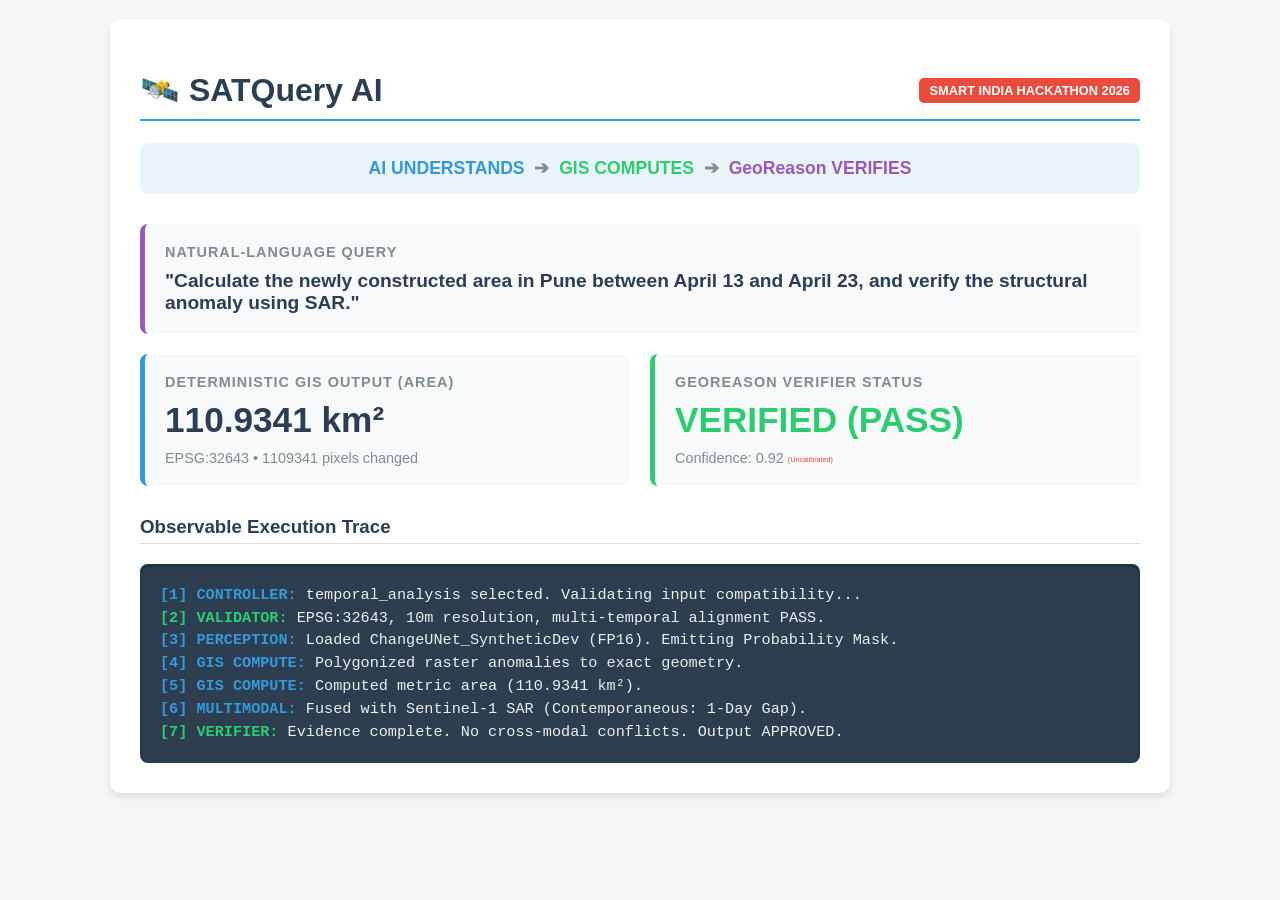
<file: sih_dashboard.html>
<!DOCTYPE html>
<html lang="en">
<head>
    <meta charset="UTF-8">
    <meta name="viewport" content="width=device-width, initial-scale=1.0">
    <title>SATQuery AI | SIH 2026</title>
    <style>
        body { font-family: -apple-system, BlinkMacSystemFont, "Segoe UI", Roboto, Helvetica, Arial, sans-serif; background-color: #f4f7f6; color: #333; margin: 0; padding: 20px; }
        .container { max-width: 1000px; margin: 0 auto; background: white; padding: 30px; border-radius: 10px; box-shadow: 0 4px 6px rgba(0,0,0,0.1); }
        h1 { color: #2c3e50; border-bottom: 2px solid #3498db; padding-bottom: 10px; display: flex; justify-content: space-between; align-items: center; }
        .badge { background: #e74c3c; color: white; padding: 5px 10px; border-radius: 5px; font-size: 0.4em; text-transform: uppercase; }
        .tagline { font-weight: bold; color: #7f8c8d; margin-bottom: 30px; font-size: 1.1em; padding: 15px; background: #e8f4f8; border-radius: 8px; text-align: center; }
        .grid { display: grid; grid-template-columns: 1fr 1fr; gap: 20px; }
        .card { background: #f8f9fa; padding: 20px; border-radius: 8px; border-left: 5px solid #3498db; }
        .card.verified { border-left-color: #2ecc71; }
        .metric-title { font-size: 0.9em; color: #7f8c8d; text-transform: uppercase; letter-spacing: 1px; font-weight: bold; }
        .metric-value { font-size: 2.2em; font-weight: bold; margin: 10px 0; color: #2c3e50; }
        .trace-box { background: #2c3e50; color: #ecf0f1; padding: 20px; border-radius: 8px; font-family: 'Courier New', Courier, monospace; font-size: 0.95em; line-height: 1.5; margin-top: 20px; box-shadow: inset 0 2px 4px rgba(0,0,0,0.3); }
        .highlight { color: #e74c3c; font-size: 0.5em; vertical-align: middle; }
        .step { color: #3498db; font-weight: bold; }
        .success { color: #2ecc71; font-weight: bold; }
    </style>
</head>
<body>
    <div class="container">
        <h1>🛰️ SATQuery AI <span class="badge">Smart India Hackathon 2026</span></h1>
        
        <div class="tagline">
            <span style="color:#3498db;">AI UNDERSTANDS</span> &nbsp;➔&nbsp; 
            <span style="color:#2ecc71;">GIS COMPUTES</span> &nbsp;➔&nbsp; 
            <span style="color:#9b59b6;">GeoReason VERIFIES</span>
        </div>

        <div class="card" style="margin-bottom: 20px; border-left-color: #9b59b6;">
            <div class="metric-title">Natural-Language Query</div>
            <div style="font-size: 1.2em; font-weight: bold; margin-top: 10px; color: #2c3e50;">
                "Calculate the newly constructed area in Pune between April 13 and April 23, and verify the structural anomaly using SAR."
            </div>
        </div>

        <div class="grid">
            <div class="card">
                <div class="metric-title">Deterministic GIS Output (Area)</div>
                <div class="metric-value">110.9341 km²</div>
                <div style="color: #7f8c8d; font-size: 0.9em;">EPSG:32643 • 1109341 pixels changed</div>
            </div>
            
            <div class="card verified">
                <div class="metric-title">GeoReason Verifier Status</div>
                <div class="metric-value" style="color: #2ecc71;">VERIFIED (PASS)</div>
                <div style="color: #7f8c8d; font-size: 0.9em;">Confidence: 0.92 <span class="highlight">(Uncalibrated)</span></div>
            </div>
        </div>

        <h3 style="margin-top: 30px; color: #2c3e50; border-bottom: 1px solid #ddd; padding-bottom: 5px;">Observable Execution Trace</h3>
        <div class="trace-box">
<span class="step">[1] CONTROLLER:</span> temporal_analysis selected. Validating input compatibility...<br>
<span class="success">[2] VALIDATOR:</span> EPSG:32643, 10m resolution, multi-temporal alignment PASS.<br>
<span class="step">[3] PERCEPTION:</span> Loaded ChangeUNet_SyntheticDev (FP16). Emitting Probability Mask.<br>
<span class="step">[4] GIS COMPUTE:</span> Polygonized raster anomalies to exact geometry.<br>
<span class="step">[5] GIS COMPUTE:</span> Computed metric area (110.9341 km²).<br>
<span class="step">[6] MULTIMODAL:</span> Fused with Sentinel-1 SAR (Contemporaneous: 1-Day Gap).<br>
<span class="success">[7] VERIFIER:</span> Evidence complete. No cross-modal conflicts. Output APPROVED.
        </div>
    </div>
</body>
</html>
</file>
